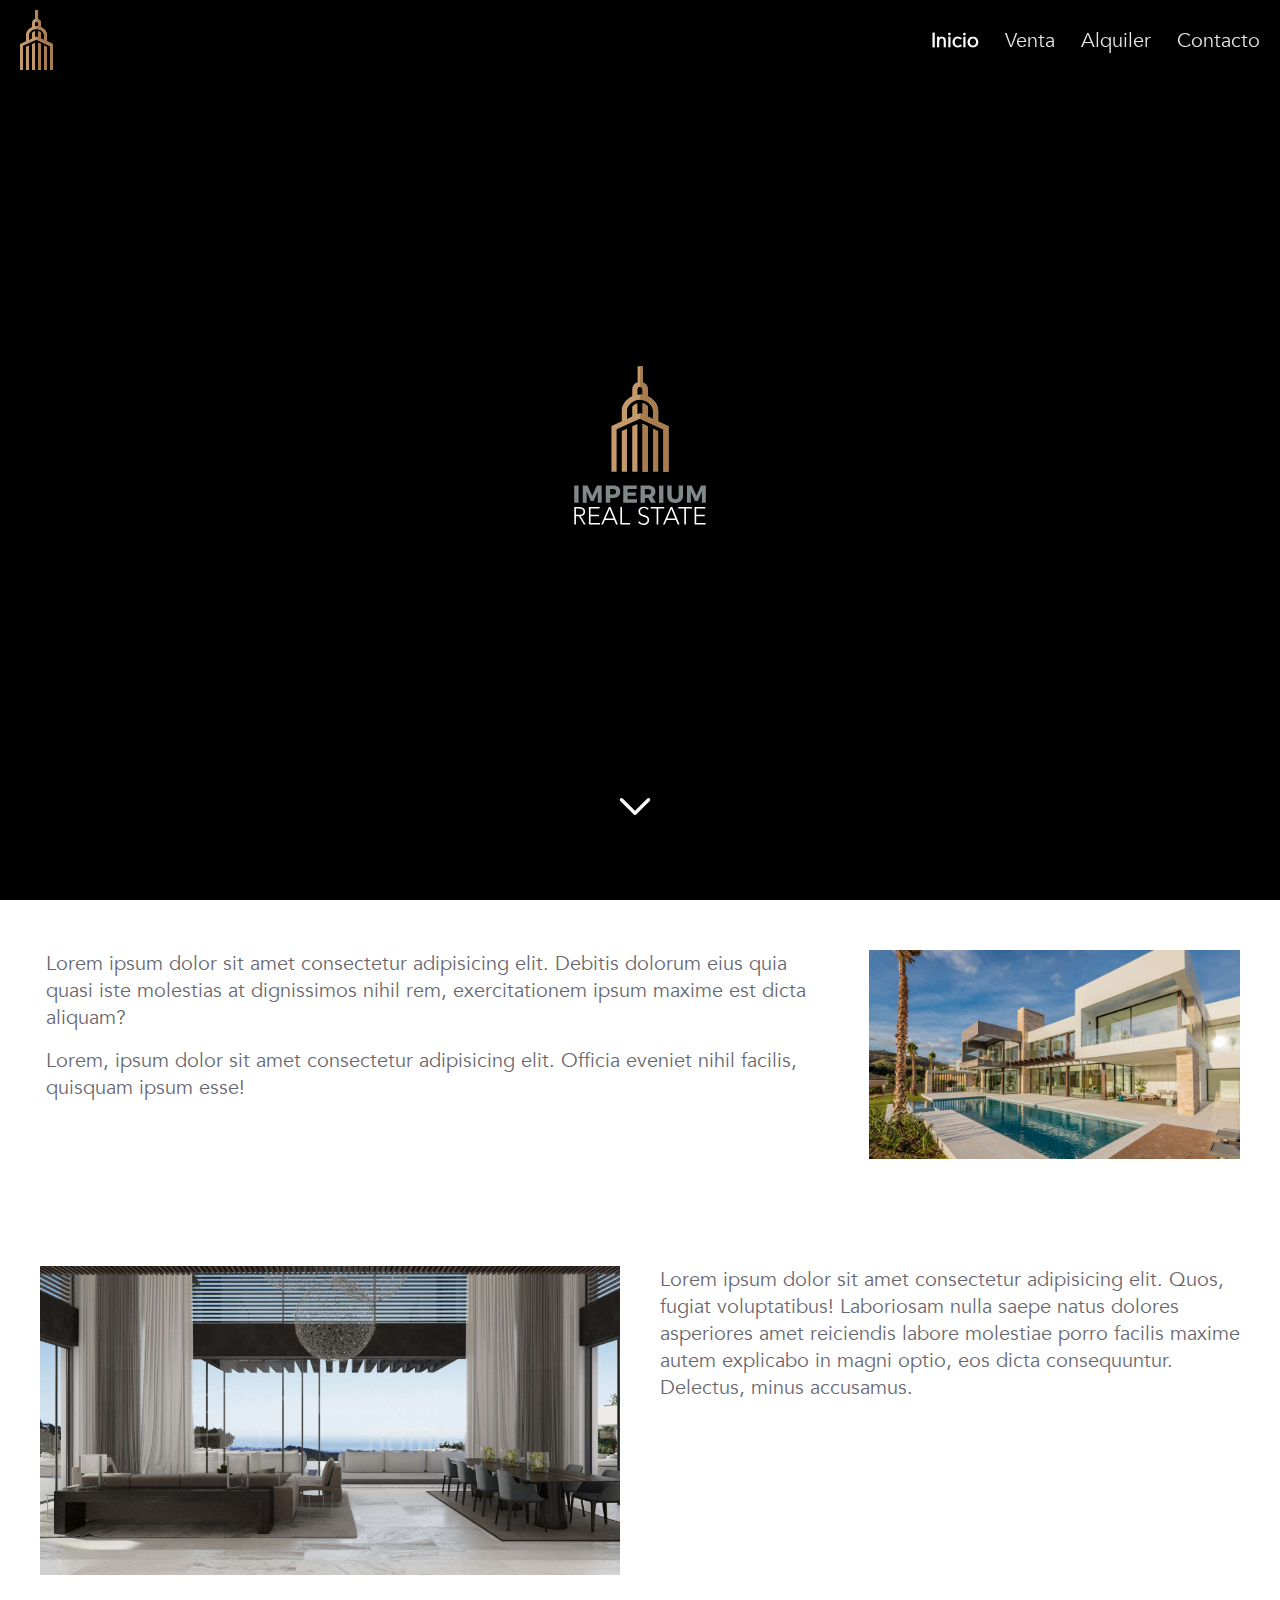
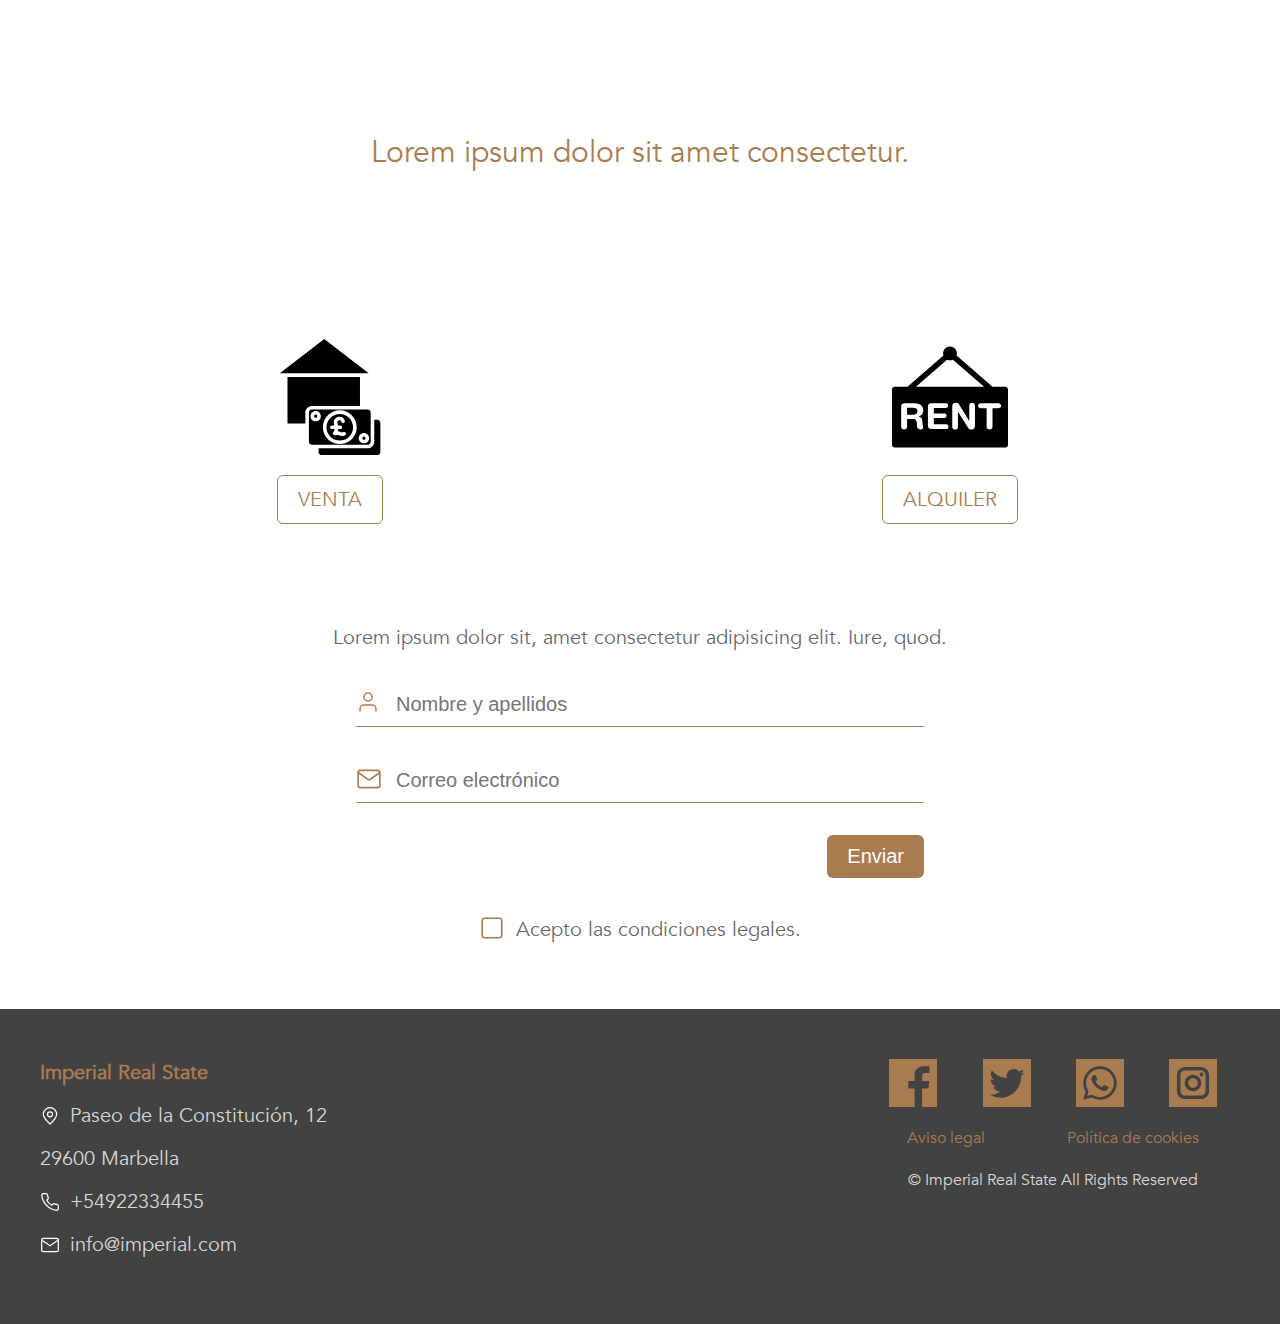
<file: index.html>
<!DOCTYPE html>
<html lang="es">
<head>
    <meta charset="UTF-8">
    <meta http-equiv="X-UA-Compatible" content="IE=edge">
    <meta name="viewport" content="width=device-width, initial-scale=1.0">
    <link rel="stylesheet" href="css/styles.css">
    <script src="js/jquery-3.4.1.min.js"></script>
    <script src="js/main.js"></script>
    <title>Inicio</title>
</head>
<body>
    <header class="transparente">
        <img src="img/logo.svg" alt="Logo Imperial Real State">
        <nav>
            <a href="#" class="activo">Inicio</a>
            <a href="ventas.html">Venta</a>
            <a href="#">Alquiler</a>
            <a href="contacto.html">Contacto</a>
        </nav>
    </header>
    <div class="hero">
        <div></div>
        <div></div>
        <div></div>
        <div class="hero-logo">
            <img src="img/logo-frame.svg" alt="Logo Imperial Real State">
        </div>
        <a href="#pr" class="hero-down">
            <img src="img/down.svg" alt="Flecha abajo">
        </a>
    </div>
    <div id="burger">
        <div class="barra superior"></div>
        <div class="barra media"></div>
        <div class="barra inferior"></div>
    </div>
    <div class="menu">
        <nav>
            <a href="#">Inicio</a>
            <hr>
            <a href="ventas.html">Venta</a>
            <hr>
            <a href="#">Alquiler</a>
            <hr>
            <a href="contacto.html">Contacto</a>
        </nav>
        <p class="copyright">&copy; ACME Inc</p>
    </div>
    <div class="fila primera">
        <span id="pr">&nbsp;</span>
        <div class="col-66">
            <p>Lorem ipsum dolor sit amet consectetur adipisicing elit. Debitis dolorum eius quia quasi iste molestias at dignissimos nihil rem, exercitationem ipsum maxime est dicta aliquam?</p>
            <p>Lorem, ipsum dolor sit amet consectetur adipisicing elit. Officia eveniet nihil facilis, quisquam ipsum esse!</p>
        </div>
        <div class="col-33">
            <img src="img/thumb4.jpg" alt="Imagen casa">
        </div>
    </div>
    <div class="fila">
        <div class="col-50">
            <img src="img/thumb5.jpg" alt="Imagen casa 2">
        </div>
        <div class="col-50">
            <p>Lorem ipsum dolor sit amet consectetur adipisicing elit. Quos, fugiat voluptatibus! Laboriosam nulla saepe natus dolores asperiores amet reiciendis labore molestiae porro facilis maxime autem explicabo in magni optio, eos dicta consequuntur. Delectus, minus accusamus.</p>
        </div>
    </div>
    <div class="fila parallax">
        <div class="col-100">
            <p>Lorem ipsum dolor sit amet consectetur.</p>
        </div>
    </div>
    <div class="fila">
        <div class="col-50 caja-nav flex-column-center">
            <img src="img/comprar.svg" alt="">
            <a href="ventas.html">VENTA</a>
        </div>
        <div class="col-50 caja-nav flex-column-center">
            <img src="img/alquilar.svg" alt="">
            <a href="#">ALQUILER</a>
        </div>
    </div>
    <div class="fila">
        <div class="col-100 flex-column-center">
            <p>Lorem ipsum dolor sit, amet consectetur adipisicing elit. Iure, quod.</p>
            <form class="contacto">
                <div class="fila">
                    <input class="usuario" type="text" placeholder="Nombre y apellidos">
                </div>   
                <div class="fila">
                    <input class="email" type="email" placeholder="Correo electrónico">
                </div>     
                <div class="fila flex-end">
                    <button type="submit">Enviar</button>
                </div>
                <div class="fila flex-center">
                    <input type="checkbox" id="condiciones">
                    <label for="condiciones">
                        Acepto las condiciones legales.
                    </label>
                </div>
            </form>
        </div>
    </div>
        <footer class="fila">
            <div class="col-33">
                <p>Imperial Real State</p>
                <p class="flex-start">
                    <img class="m-r-small" src="img/map.svg" alt="Icono de mapa">
                    Paseo de la Constitución, 12
                </p>
                <p>29600 Marbella</p>
                <p class="flex-start">
                    <img class="m-r-small" src="img/phone.svg" alt="Icono de teléfono">
                    +54922334455
                </p>
                <p class="flex-start">
                    <img class="m-r-small" src="img/mail.svg" alt="Icono de email">
                    info@imperial.com
                </p>
            </div>
            <div class="col-33">
                <iframe src="https://www.google.com/maps/embed?pb=!1m18!1m12!1m3!1d3206.916741107004!2d-4.891094352659718!3d36.5078718505365!2m3!1f0!2f0!3f0!3m2!1i1024!2i768!4f13.1!3m3!1m2!1s0xd7327f8b7eedb9b%3A0xd5e28003274a5b37!2zQXYuIEFudG9uaW8gQmVsw7NuLCA2LCAyOTYwMiBNYXJiZWxsYSwgTcOhbGFnYSwgRXNwYcOxYQ!5e0!3m2!1ses-419!2sar!4v1673995542457!5m2!1ses-419!2sar" width="100%" height="100%" style="border:0;" allowfullscreen="" loading="lazy" referrerpolicy="no-referrer-when-downgrade"></iframe>
            </div>
            <div class="col-33">
                <div class="flex-around">
                    <img class="rrss" src="img/facebook.svg" alt="Icono de Facebook">
                    <img class="rrss" src="img/twitter.svg" alt="Icono de Twitter">
                    <img class="rrss" src="img/whatsapp.svg" alt="Icono de Whatsapp">
                    <img class="rrss" src="img/instagram.svg" alt="Icono de Instagram">
                </div>
                <div class="flex-around m-t">
                    <a href="contacto.html#aviso">Aviso legal</a>
                    <a href="contacto.html#cookies">Política de cookies</a>
                </div>
                <p class="copyright m-t">&copy; Imperial Real State All Rights Reserved</p>
            </div>
        </footer>
</body>
</html>
</file>
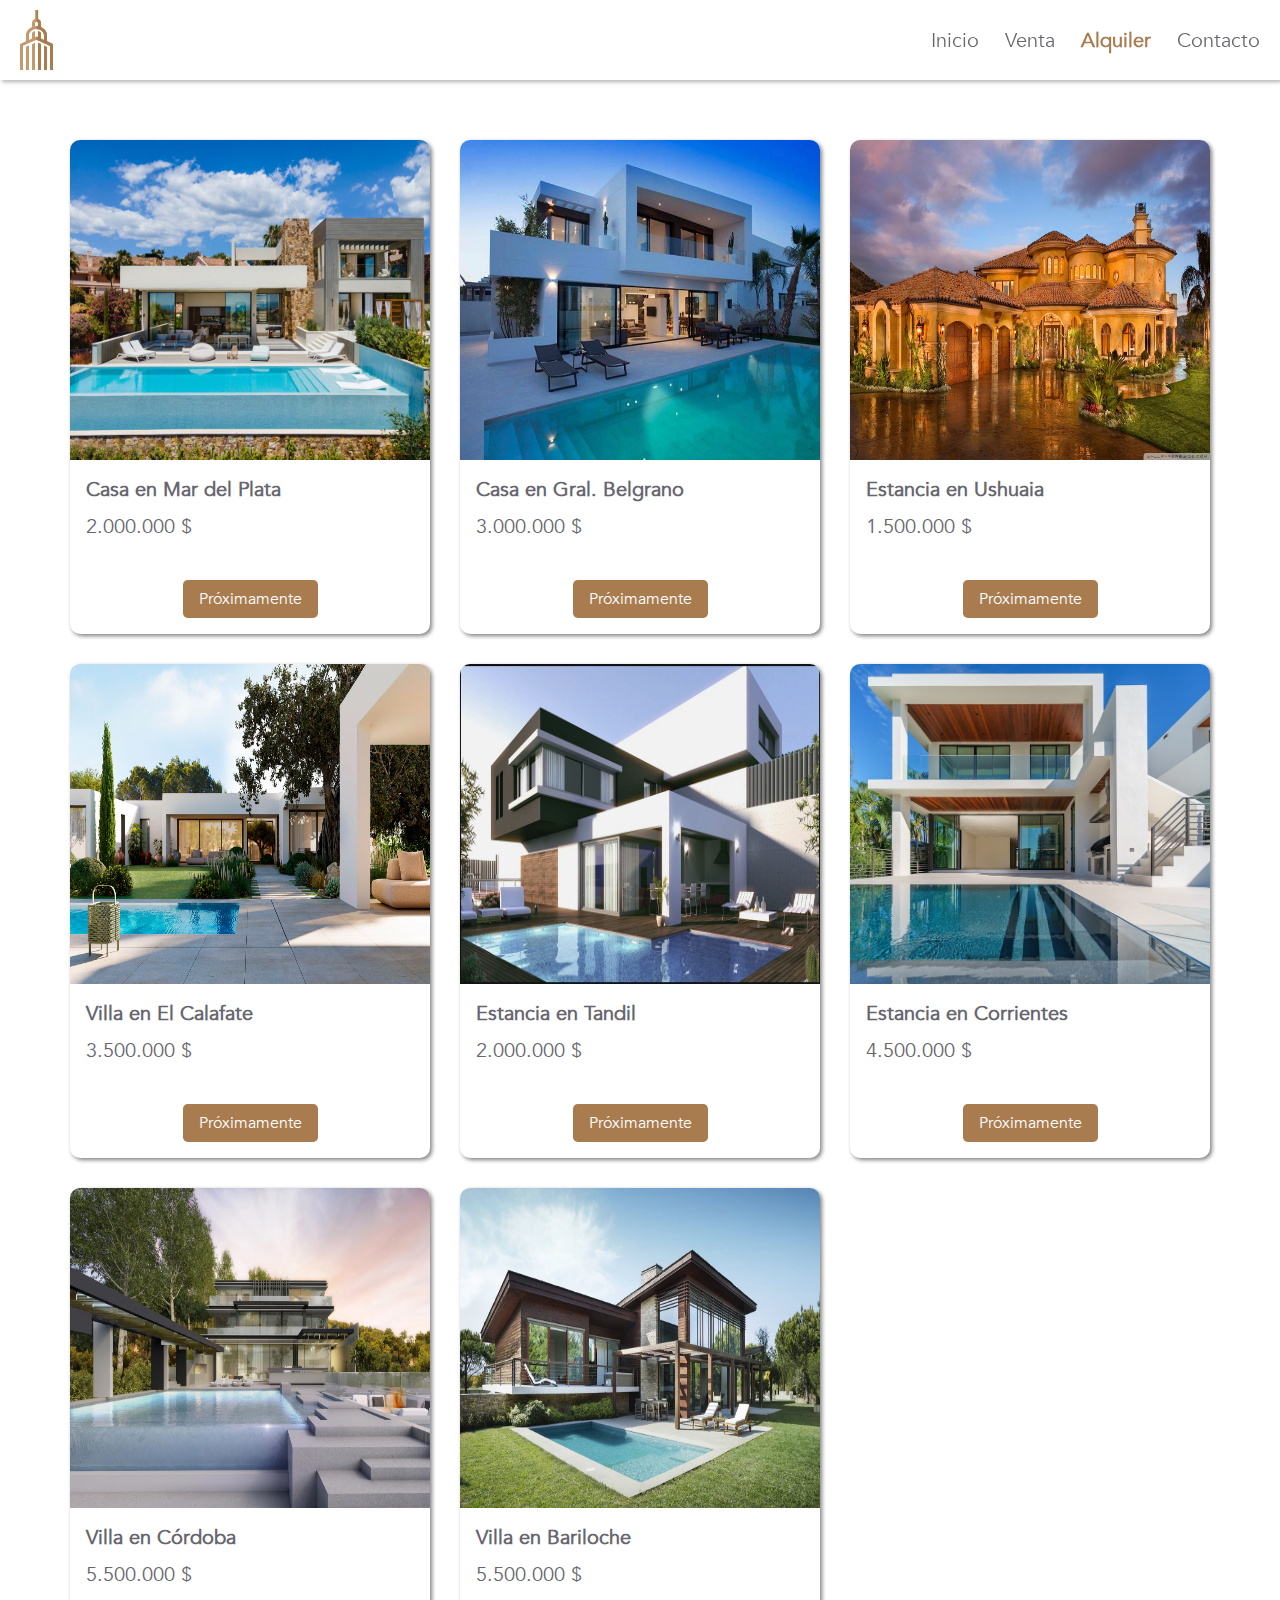
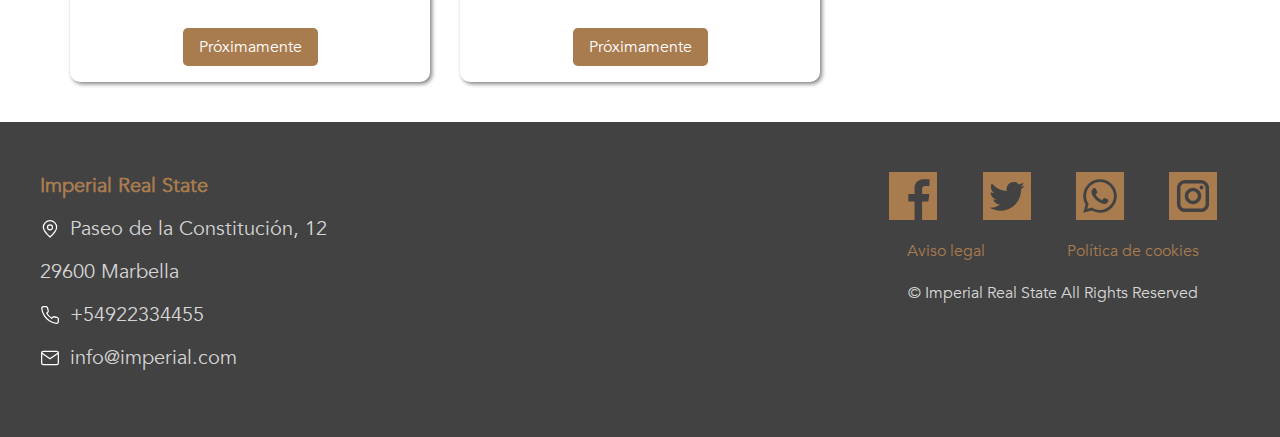
<file: alquiler.html>
<!DOCTYPE html>
<html lang="es">
<head>
    <meta charset="UTF-8">
    <meta http-equiv="X-UA-Compatible" content="IE=edge">
    <meta name="viewport" content="width=device-width, initial-scale=1.0">
    <link rel="stylesheet" href="css/styles.css">
    <script src="js/jquery-3.4.1.min.js"></script>
    <script src="js/main.js"></script>
    <title>Alquiler</title>
</head>
<body>
    <header>
        <img src="img/logo.svg" alt="Logo Imperial Real State">
        <nav>
            <a href="index.html">Inicio</a>
            <a href="ventas.html">Venta</a>
            <a href="alquiler.html" class="activo">Alquiler</a>
            <a href="contacto.html">Contacto</a>
        </nav>
        </a>
    </header>
    <div id="burger">
        <div class="barra superior"></div>
        <div class="barra media"></div>
        <div class="barra inferior"></div>
    </div>
    <div class="menu">
        <nav>
            <a href="index.html">Inicio</a>
            <hr>
            <a href="ventas.html">Venta</a>
            <hr>
            <a href="#">Alquiler</a>
            <hr>
            <a href="contacto.html">Contacto</a>
        </nav>
        <p class="copyright">&copy; ACME Inc</p>
    </div>
    <div class="fila grid">
        <div class="card">
        <img src="img/casa1.jpg" alt="Imagen de casa">
        <div class="footer-card">
            <div>
                <p>Casa en Mar del Plata</p>
                <p>2.000.000 $</p>
            </div>
            <a href="#">Próximamente</a>
            </div>
        </div>
        <div class="card">
            <img src="img/casa2.jpg" alt="Imagen de casa">
            <div class="footer-card">
                <div>
                    <p>Casa en Gral. Belgrano</p>
                    <p>3.000.000 $</p>
                </div>
                <a href="#">Próximamente</a>
            </div>
            </div>
            <div class="card">
                <img src="img/casa3.jpg" alt="Imagen de casa">
                <div class="footer-card">
                    <div>
                        <p>Estancia en Ushuaia</p>
                        <p>1.500.000 $</p>
                    </div>
                    <a href="#">Próximamente</a>
                    </div>
                </div>
        <div class="card">
            <img src="img/casa4.jpg" alt="Imagen de casa">
            <div class="footer-card">
                <div>
                    <p>Villa en El Calafate</p>
                    <p>3.500.000 $</p>
                </div>
                <a href="#">Próximamente</a>
                </div>
            </div>
        <div class="card">
            <img src="img/casa5.jpg" alt="Imagen de casa">
            <div class="footer-card">
                <div>
                    <p>Estancia en Tandil</p>
                    <p>2.000.000 $</p>
                </div>
                <a href="#">Próximamente</a>
                </div>
            </div>
        <div class="card">
            <img src="img/casa6.jpg" alt="Imagen de casa">
            <div class="footer-card">
                <div>
                    <p>Estancia en Corrientes</p>
                    <p>4.500.000 $</p>
                </div>
                <a href="#">Próximamente</a>
                </div>
            </div>
        <div class="card">
            <img src="img/casa7.jpg" alt="Imagen de casa">
            <div class="footer-card">
                <div>
                    <p>Villa en Córdoba</p>
                    <p>5.500.000 $</p>
                </div>
                <a href="#">Próximamente</a>
                </div>
            </div>
        <div class="card">
            <img src="img/casa8.jpg" alt="Imagen de casa">
            <div class="footer-card">
                <div>
                    <p>Villa en Bariloche</p>
                    <p>5.500.000 $</p>
                </div>
                <a href="#">Próximamente</a>
                </div>
            </div>
        </div>
        <footer class="fila">
            <div class="col-33">
                <p>Imperial Real State</p>
                <p class="flex-start">
                    <img class="m-r-small" src="img/map.svg" alt="Icono de mapa">
                    Paseo de la Constitución, 12
                </p>
                <p>29600 Marbella</p>
                <p class="flex-start">
                    <img class="m-r-small" src="img/phone.svg" alt="Icono de teléfono">
                    +54922334455
                </p>
                <p class="flex-start">
                    <img class="m-r-small" src="img/mail.svg" alt="Icono de email">
                    info@imperial.com
                </p>
            </div>
            <div class="col-33">
                <iframe src="https://www.google.com/maps/embed?pb=!1m18!1m12!1m3!1d3206.916741107004!2d-4.891094352659718!3d36.5078718505365!2m3!1f0!2f0!3f0!3m2!1i1024!2i768!4f13.1!3m3!1m2!1s0xd7327f8b7eedb9b%3A0xd5e28003274a5b37!2zQXYuIEFudG9uaW8gQmVsw7NuLCA2LCAyOTYwMiBNYXJiZWxsYSwgTcOhbGFnYSwgRXNwYcOxYQ!5e0!3m2!1ses-419!2sar!4v1673995542457!5m2!1ses-419!2sar" width="100%" height="100%" style="border:0;" allowfullscreen="" loading="lazy" referrerpolicy="no-referrer-when-downgrade"></iframe>
            </div>
            <div class="col-33">
                <div class="flex-around">
                    <img class="rrss" src="img/facebook.svg" alt="Icono de Facebook">
                    <img class="rrss" src="img/twitter.svg" alt="Icono de Twitter">
                    <img class="rrss" src="img/whatsapp.svg" alt="Icono de Whatsapp">
                    <img class="rrss" src="img/instagram.svg" alt="Icono de Instagram">
                </div>
                <div class="flex-around m-t">
                    <a href="contacto.html#aviso">Aviso legal</a>
                    <a href="contacto.html#cookies">Política de cookies</a>
                </div>
                <p class="copyright m-t">&copy; Imperial Real State All Rights Reserved</p>
            </div>
        </footer>
</body>
</html>
</file>
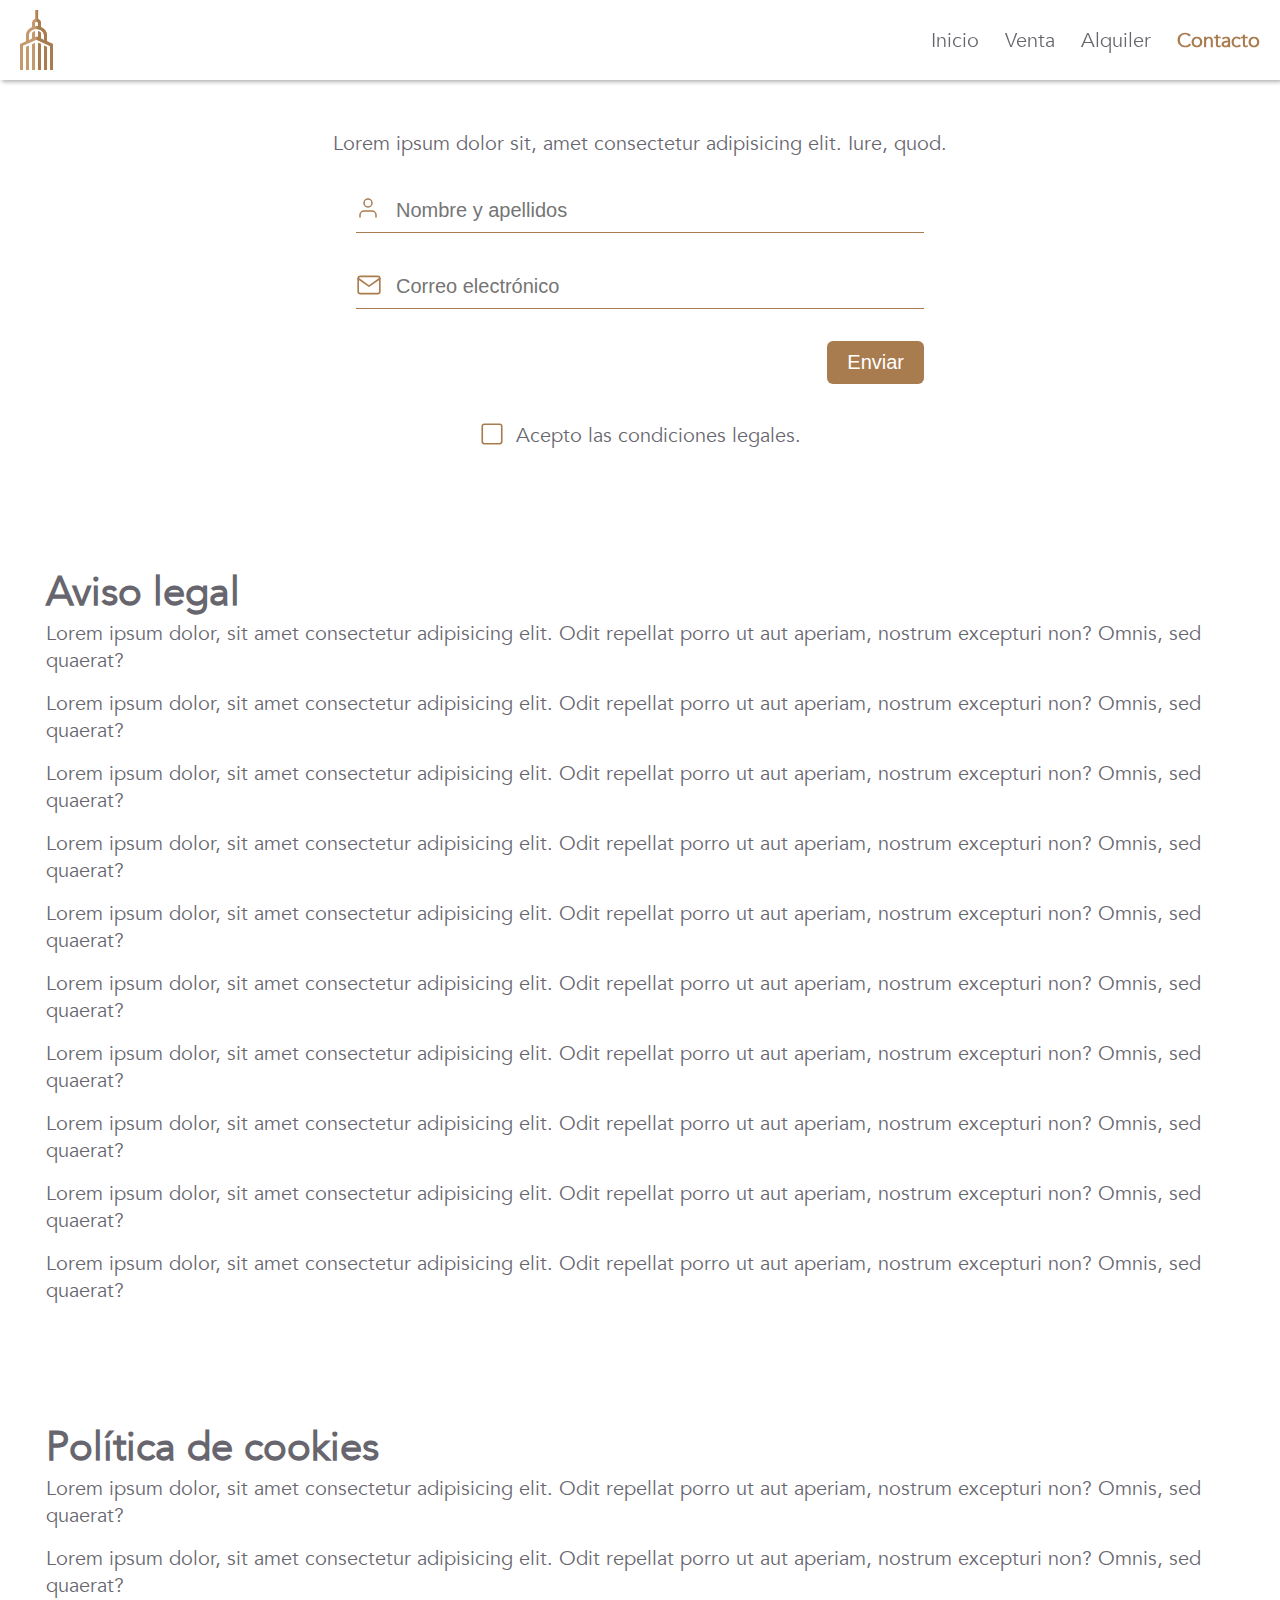
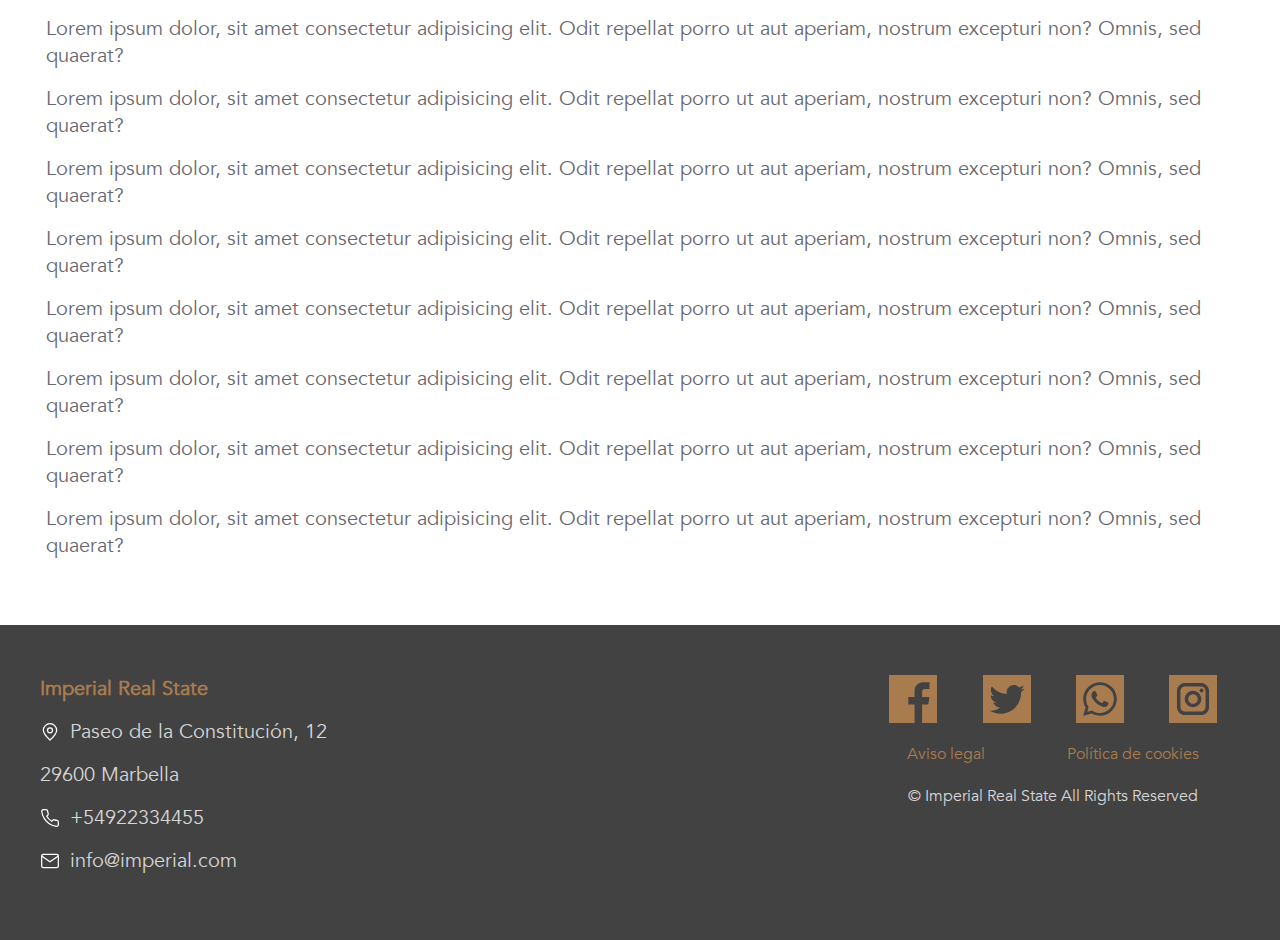
<file: contacto.html>
<!DOCTYPE html>
<html lang="es">
<head>
    <meta charset="UTF-8">
    <meta http-equiv="X-UA-Compatible" content="IE=edge">
    <meta name="viewport" content="width=device-width, initial-scale=1.0">
    <link rel="stylesheet" href="css/styles.css">
    <script src="js/jquery-3.4.1.min.js"></script>
    <script src="js/main.js"></script>
    <title>Contacto</title>
</head>
<body>
    <header>
        <img src="img/logo.svg" alt="Logo Imperial Real State">
        <nav>
            <a href="index.html">Inicio</a>
            <a href="ventas.html">Venta</a>
            <a href="alquiler.html">Alquiler</a>
            <a href="contacto.html" class="activo">Contacto</a>
        </nav>
        </a>
    </header>
    <div id="burger">
        <div class="barra superior"></div>
        <div class="barra media"></div>
        <div class="barra inferior"></div>
    </div>
    <div class="menu">
        <nav>
            <a href="index.html">Inicio</a>
            <hr>
            <a href="ventas.html">Venta</a>
            <hr>
            <a href="alquiler.html">Alquiler</a>
            <hr>
            <a href="contacto.html">Contacto</a>
        </nav>
        <p class="copyright">&copy; ACME Inc</p>
    </div>
    <div class="fila contacto">
        <div class="col-100 flex-column-center">
            <p>Lorem ipsum dolor sit, amet consectetur adipisicing elit. Iure, quod.</p>
            <form class="contacto">
                <div class="fila">
                    <input class="usuario" type="text" placeholder="Nombre y apellidos">
                </div>   
                <div class="fila">
                    <input class="email" type="email" placeholder="Correo electrónico">
                </div>     
                <div class="fila flex-end">
                    <button type="submit">Enviar</button>
                </div>
                <div class="fila flex-center">
                    <input type="checkbox" id="condiciones">
                    <label for="condiciones">
                        Acepto las condiciones legales.
                    </label>
                </div>
            </form>
        </div>
    </div>
        <div class="fila">
            <span id="legal">&nbsp;</span>
            <div class="col-100">
                <h1>Aviso legal</h1>
                <p>Lorem ipsum dolor, sit amet consectetur adipisicing elit. Odit repellat porro ut aut aperiam, nostrum excepturi non? Omnis, sed quaerat?</p>
                <p>Lorem ipsum dolor, sit amet consectetur adipisicing elit. Odit repellat porro ut aut aperiam, nostrum excepturi non? Omnis, sed quaerat?</p>
                <p>Lorem ipsum dolor, sit amet consectetur adipisicing elit. Odit repellat porro ut aut aperiam, nostrum excepturi non? Omnis, sed quaerat?</p>
                <p>Lorem ipsum dolor, sit amet consectetur adipisicing elit. Odit repellat porro ut aut aperiam, nostrum excepturi non? Omnis, sed quaerat?</p>
                <p>Lorem ipsum dolor, sit amet consectetur adipisicing elit. Odit repellat porro ut aut aperiam, nostrum excepturi non? Omnis, sed quaerat?</p>
                <p>Lorem ipsum dolor, sit amet consectetur adipisicing elit. Odit repellat porro ut aut aperiam, nostrum excepturi non? Omnis, sed quaerat?</p>
                <p>Lorem ipsum dolor, sit amet consectetur adipisicing elit. Odit repellat porro ut aut aperiam, nostrum excepturi non? Omnis, sed quaerat?</p>
                <p>Lorem ipsum dolor, sit amet consectetur adipisicing elit. Odit repellat porro ut aut aperiam, nostrum excepturi non? Omnis, sed quaerat?</p>
                <p>Lorem ipsum dolor, sit amet consectetur adipisicing elit. Odit repellat porro ut aut aperiam, nostrum excepturi non? Omnis, sed quaerat?</p>
                <p>Lorem ipsum dolor, sit amet consectetur adipisicing elit. Odit repellat porro ut aut aperiam, nostrum excepturi non? Omnis, sed quaerat?</p>
            </div>
    </div>
        <div class="fila">
            <span id="cookies">&nbsp;</span>
            <div class="col-100">
                <h1>Política de cookies</h1>
                <p>Lorem ipsum dolor, sit amet consectetur adipisicing elit. Odit repellat porro ut aut aperiam, nostrum excepturi non? Omnis, sed quaerat?</p>
                <p>Lorem ipsum dolor, sit amet consectetur adipisicing elit. Odit repellat porro ut aut aperiam, nostrum excepturi non? Omnis, sed quaerat?</p>
                <p>Lorem ipsum dolor, sit amet consectetur adipisicing elit. Odit repellat porro ut aut aperiam, nostrum excepturi non? Omnis, sed quaerat?</p>
                <p>Lorem ipsum dolor, sit amet consectetur adipisicing elit. Odit repellat porro ut aut aperiam, nostrum excepturi non? Omnis, sed quaerat?</p>
                <p>Lorem ipsum dolor, sit amet consectetur adipisicing elit. Odit repellat porro ut aut aperiam, nostrum excepturi non? Omnis, sed quaerat?</p>
                <p>Lorem ipsum dolor, sit amet consectetur adipisicing elit. Odit repellat porro ut aut aperiam, nostrum excepturi non? Omnis, sed quaerat?</p>
                <p>Lorem ipsum dolor, sit amet consectetur adipisicing elit. Odit repellat porro ut aut aperiam, nostrum excepturi non? Omnis, sed quaerat?</p>
                <p>Lorem ipsum dolor, sit amet consectetur adipisicing elit. Odit repellat porro ut aut aperiam, nostrum excepturi non? Omnis, sed quaerat?</p>
                <p>Lorem ipsum dolor, sit amet consectetur adipisicing elit. Odit repellat porro ut aut aperiam, nostrum excepturi non? Omnis, sed quaerat?</p>
                <p>Lorem ipsum dolor, sit amet consectetur adipisicing elit. Odit repellat porro ut aut aperiam, nostrum excepturi non? Omnis, sed quaerat?</p>
            </div>
        </div>
    </div>
        <footer class="fila"> 
            <div class="col-33">
                <p>Imperial Real State</p>
                <p class="flex-start">
                    <img class="m-r-small" src="img/map.svg" alt="Icono de mapa">
                    Paseo de la Constitución, 12
                </p>
                <p>29600 Marbella</p>
                <p class="flex-start">
                    <img class="m-r-small" src="img/phone.svg" alt="Icono de teléfono">
                    +54922334455
                </p>
                <p class="flex-start">
                    <img class="m-r-small" src="img/mail.svg" alt="Icono de email">
                    info@imperial.com
                </p>
            </div>
            <div class="col-33">
                <iframe src="https://www.google.com/maps/embed?pb=!1m18!1m12!1m3!1d3206.916741107004!2d-4.891094352659718!3d36.5078718505365!2m3!1f0!2f0!3f0!3m2!1i1024!2i768!4f13.1!3m3!1m2!1s0xd7327f8b7eedb9b%3A0xd5e28003274a5b37!2zQXYuIEFudG9uaW8gQmVsw7NuLCA2LCAyOTYwMiBNYXJiZWxsYSwgTcOhbGFnYSwgRXNwYcOxYQ!5e0!3m2!1ses-419!2sar!4v1673995542457!5m2!1ses-419!2sar" width="100%" height="100%" style="border:0;" allowfullscreen="" loading="lazy" referrerpolicy="no-referrer-when-downgrade"></iframe>
            </div>
            <div class="col-33">
                <div class="flex-around">
                    <img class="rrss" src="img/facebook.svg" alt="Icono de Facebook">
                    <img class="rrss" src="img/twitter.svg" alt="Icono de Twitter">
                    <img class="rrss" src="img/whatsapp.svg" alt="Icono de Whatsapp">
                    <img class="rrss" src="img/instagram.svg" alt="Icono de Instagram">
                </div>
                <div class="flex-around m-t">
                    <a href="#aviso">Aviso legal</a>
                    <a href="#cookies">Política de cookies</a>
                </div>
                <p class="copyright m-t">&copy; Imperial Real State All Rights Reserved</p>
            </div>
        </footer>
</body>
</html>
</file>
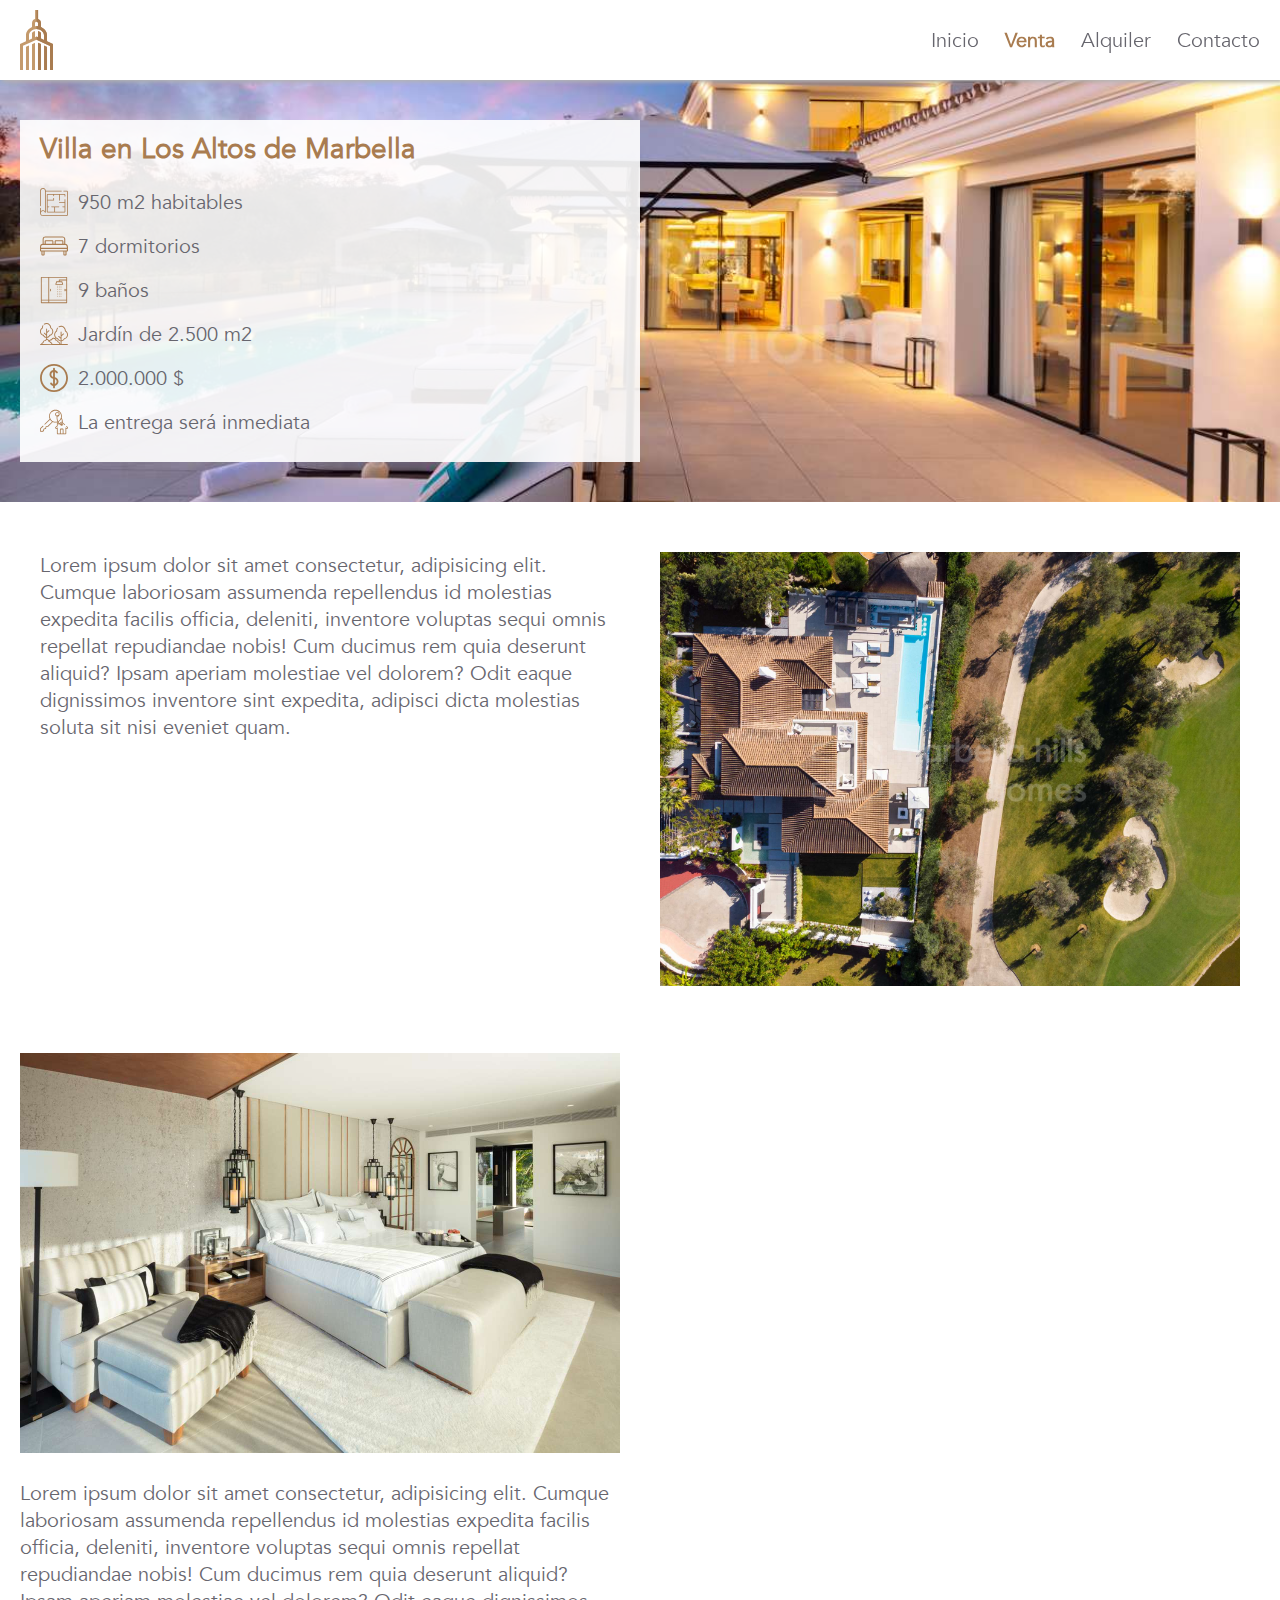
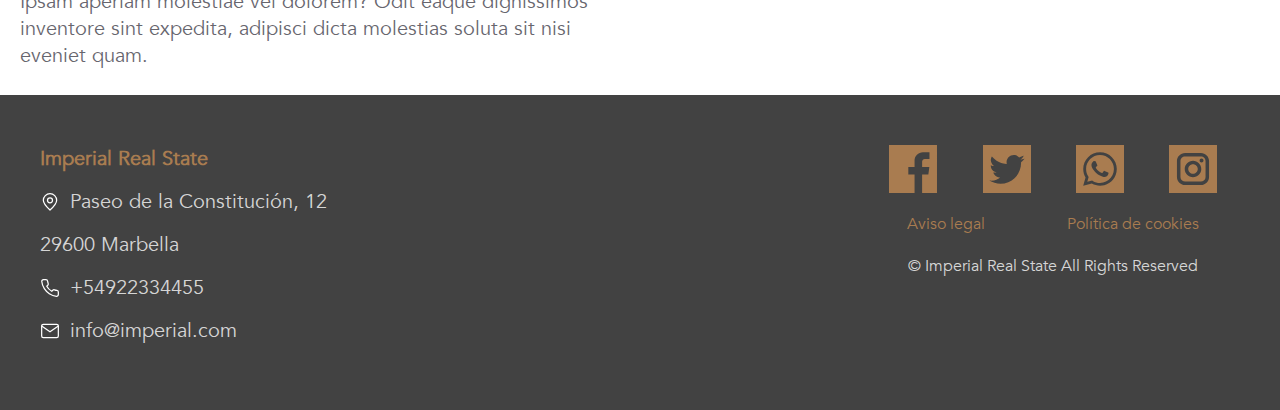
<file: propiedad1.html>
<!DOCTYPE html>
<html lang="es">
<head>
    <meta charset="UTF-8">
    <meta http-equiv="X-UA-Compatible" content="IE=edge">
    <meta name="viewport" content="width=device-width, initial-scale=1.0">
    <link rel="stylesheet" href="css/styles.css">
    <script src="js/jquery-3.4.1.min.js"></script>
    <script src="js/main.js"></script>
    <title>Propiedad</title>
</head>
<body>
    <header>
        <img src="img/logo.svg" alt="Logo Imperial Real State">
        <nav>
            <a href="index.html">Inicio</a>
            <a href="#" class="activo">Venta</a>
            <a href="#">Alquiler</a>
            <a href="contacto.html">Contacto</a>
        </nav>
        </a>
    </header>
    <div id="burger">
        <div class="barra superior"></div>
        <div class="barra media"></div>
        <div class="barra inferior"></div>
    </div>
    <div class="menu">
        <nav>
            <a href="index.html">Inicio</a>
            <hr>
            <a href="">Venta</a>
            <hr>
            <a href="#">Alquiler</a>
            <hr>
            <a href="contacto.html">Contacto</a>
        </nav>
        <p class="copyright">&copy; ACME Inc</p>
    </div>
    <div class="fila propiedad">
        <div class="col-50">
            <h1 class="m-b">Villa en Los Altos de Marbella</h1>
            <p class="flex-start">
                <img class="m-r-small" src="img/blueprint.svg" alt="Icono plano">
                950 m2 habitables
            </p>   
            <p class="flex-start">
                <img class="m-r-small" src="img/bed.svg" alt="Icono N° de dormitorios">
                7 dormitorios
            </p>   
            <p class="flex-start">
                <img class="m-r-small" src="img/bath.svg" alt="Icono N° de baños">
                9 baños
            </p>   
            <p class="flex-start">
                <img class="m-r-small" src="img/tree.svg" alt="Icono de jardín">
                Jardín de 2.500 m2
            </p>   
            <p class="flex-start">
                <img class="m-r-small" src="img/money.svg" alt="Icono de moneda">
                2.000.000 $
            </p>   
            <p class="flex-start">
                <img class="m-r-small" src="img/contract.svg" alt="Icono de contrato">
                La entrega será inmediata
            </p>   
        </div>
        <div class="col-50"></div>
    </div>
        <div class="fila">
            <div class="col-50">
                <p>Lorem ipsum dolor sit amet consectetur, adipisicing elit. Cumque laboriosam assumenda repellendus id molestias expedita facilis officia, deleniti, inventore voluptas sequi omnis repellat repudiandae nobis! Cum ducimus rem quia deserunt aliquid? Ipsam aperiam molestiae vel dolorem? Odit eaque dignissimos inventore sint expedita, adipisci dicta molestias soluta sit nisi eveniet quam.</p>
            </div>
            <div class="col-50">
                <img src="img/property2.jpg" alt="Imagen de vivienda">
            </div>
            </div>
            <div class="col-50">
                <img src="img/property3.jpg" alt="Imagen de vivienda">
            </div>
            <div class="col-50">
                <p>Lorem ipsum dolor sit amet consectetur, adipisicing elit. Cumque laboriosam assumenda repellendus id molestias expedita facilis officia, deleniti, inventore voluptas sequi omnis repellat repudiandae nobis! Cum ducimus rem quia deserunt aliquid? Ipsam aperiam molestiae vel dolorem? Odit eaque dignissimos inventore sint expedita, adipisci dicta molestias soluta sit nisi eveniet quam.</p>
            </div>
        </div>
        <footer class="fila"> 
            <div class="col-33">
                <p>Imperial Real State</p>
                <p class="flex-start">
                    <img class="m-r-small" src="img/map.svg" alt="Icono de mapa">
                    Paseo de la Constitución, 12
                </p>
                <p>29600 Marbella</p>
                <p class="flex-start">
                    <img class="m-r-small" src="img/phone.svg" alt="Icono de teléfono">
                    +54922334455
                </p>
                <p class="flex-start">
                    <img class="m-r-small" src="img/mail.svg" alt="Icono de email">
                    info@imperial.com
                </p>
            </div>
            <div class="col-33">
                <iframe src="https://www.google.com/maps/embed?pb=!1m18!1m12!1m3!1d3206.916741107004!2d-4.891094352659718!3d36.5078718505365!2m3!1f0!2f0!3f0!3m2!1i1024!2i768!4f13.1!3m3!1m2!1s0xd7327f8b7eedb9b%3A0xd5e28003274a5b37!2zQXYuIEFudG9uaW8gQmVsw7NuLCA2LCAyOTYwMiBNYXJiZWxsYSwgTcOhbGFnYSwgRXNwYcOxYQ!5e0!3m2!1ses-419!2sar!4v1673995542457!5m2!1ses-419!2sar" width="100%" height="100%" style="border:0;" allowfullscreen="" loading="lazy" referrerpolicy="no-referrer-when-downgrade"></iframe>
            </div>
            <div class="col-33">
                <div class="flex-around">
                    <img class="rrss" src="img/facebook.svg" alt="Icono de Facebook">
                    <img class="rrss" src="img/twitter.svg" alt="Icono de Twitter">
                    <img class="rrss" src="img/whatsapp.svg" alt="Icono de Whatsapp">
                    <img class="rrss" src="img/instagram.svg" alt="Icono de Instagram">
                </div>
                <div class="flex-around m-t">
                    <a href="contacto.html#aviso">Aviso legal</a>
                    <a href="contacto.html#cookies">Política de cookies</a>
                </div>
                <p class="copyright m-t">&copy; Imperial Real State All Rights Reserved</p>
            </div>
        </footer>
</body>
</html>
</file>
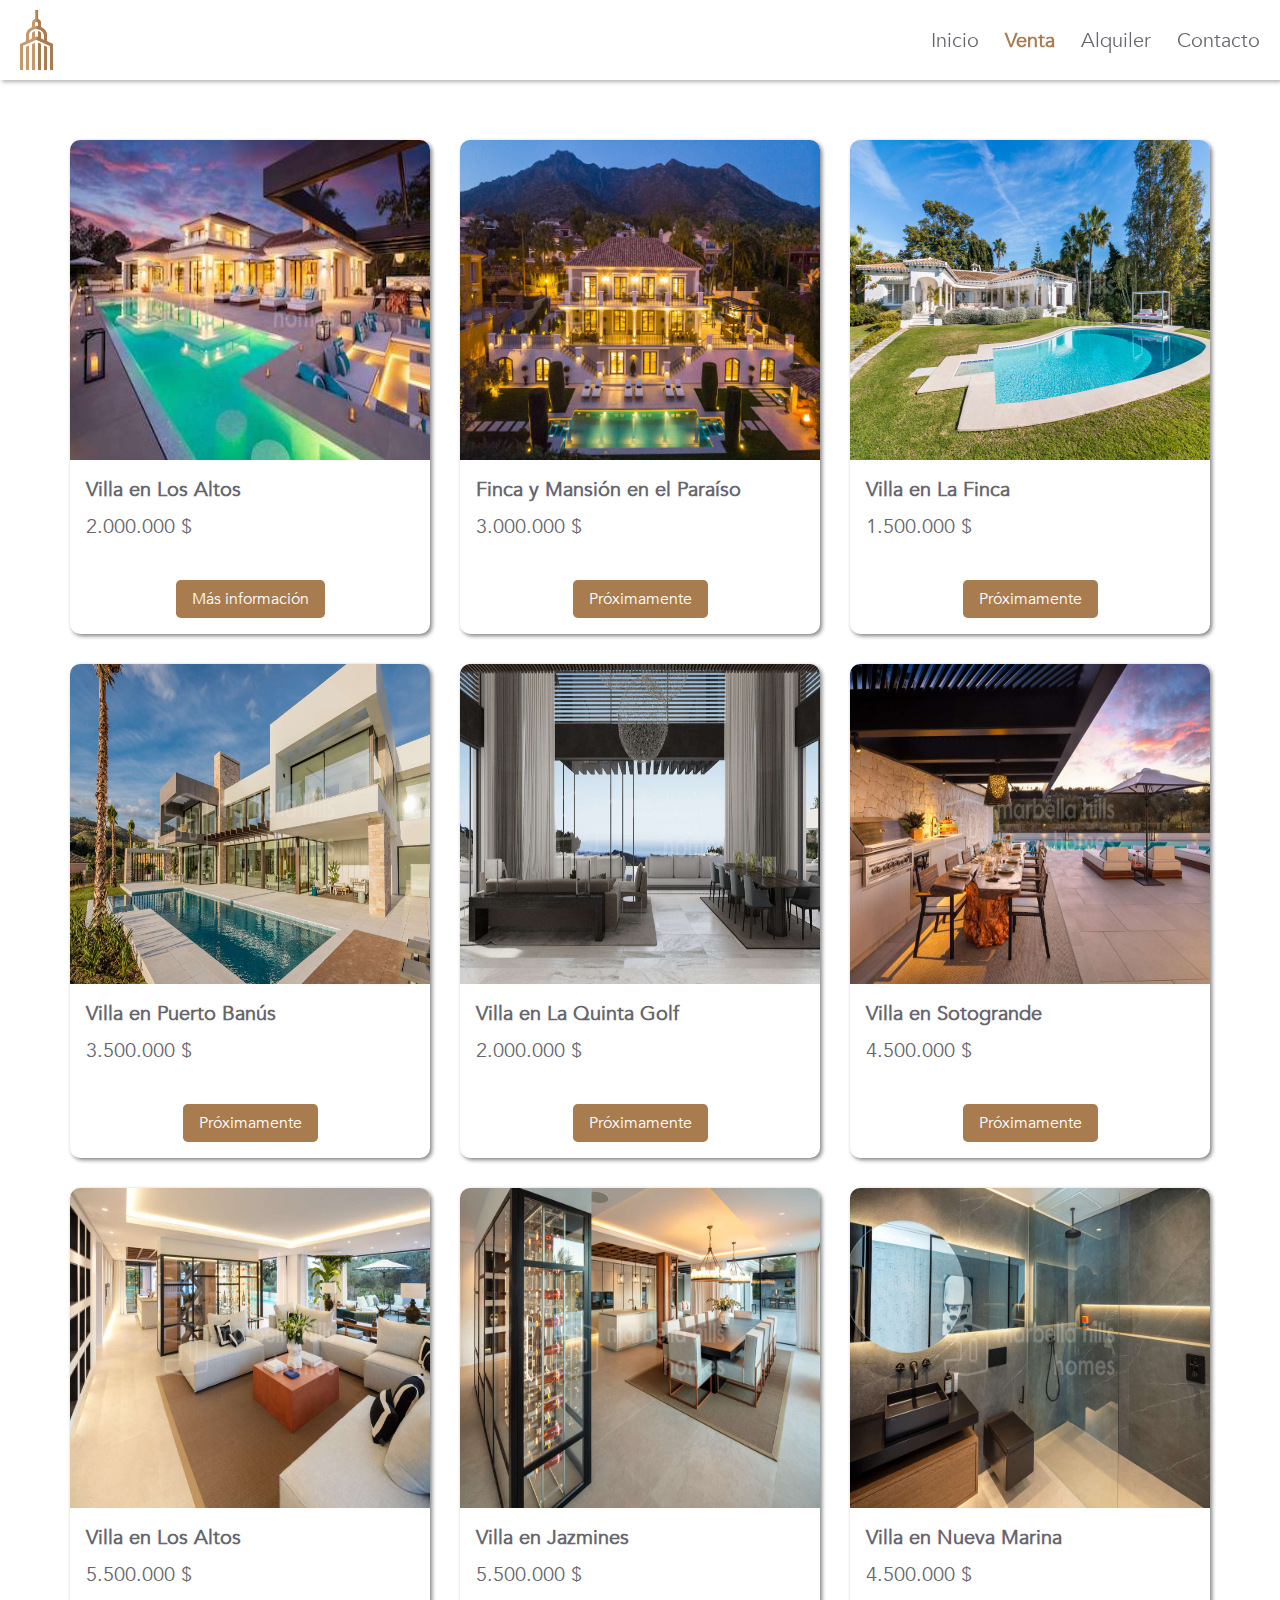
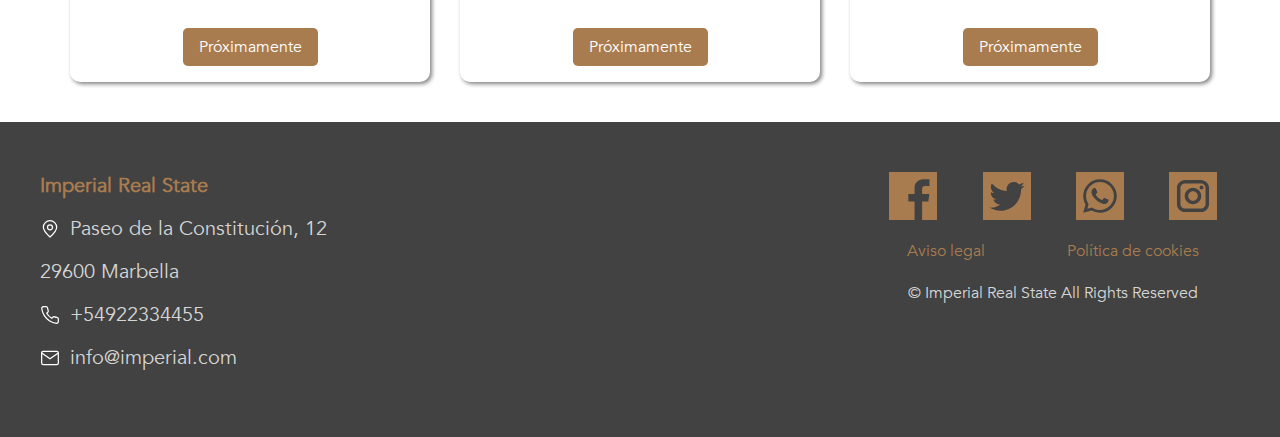
<file: ventas.html>
<!DOCTYPE html>
<html lang="es">
<head>
    <meta charset="UTF-8">
    <meta http-equiv="X-UA-Compatible" content="IE=edge">
    <meta name="viewport" content="width=device-width, initial-scale=1.0">
    <link rel="stylesheet" href="css/styles.css">
    <script src="js/jquery-3.4.1.min.js"></script>
    <script src="js/main.js"></script>
    <title>Ventas</title>
</head>
<body>
    <header>
        <img src="img/logo.svg" alt="Logo Imperial Real State">
        <nav>
            <a href="index.html">Inicio</a>
            <a href="#" class="activo">Venta</a>
            <a href="alquiler.html">Alquiler</a>
            <a href="contacto.html">Contacto</a>
        </nav>
        </a>
    </header>
    <div id="burger">
        <div class="barra superior"></div>
        <div class="barra media"></div>
        <div class="barra inferior"></div>
    </div>
    <div class="menu">
        <nav>
            <a href="index.html">Inicio</a>
            <hr>
            <a href="#">Venta</a>
            <hr>
            <a href="alquiler.html">Alquiler</a>
            <hr>
            <a href="contacto.html">Contacto</a>
        </nav>
        <p class="copyright">&copy; ACME Inc</p>
    </div>
    <div class="fila grid">
        <div class="card">
        <img src="img/thumb1.jpeg" alt="Imagen de casa">
        <div class="footer-card">
            <div>
                <p>Villa en Los Altos</p>
                <p>2.000.000 $</p>
            </div>
            <a href="propiedad1.html">Más información</a>
            </div>
        </div>
        <div class="card">
            <img src="img/thumb2.jpg" alt="Imagen de casa">
            <div class="footer-card">
                <div>
                    <p>Finca y Mansión en el Paraíso</p>
                    <p>3.000.000 $</p>
                </div>
                <a href="#">Próximamente</a>
            </div>
            </div>
            <div class="card">
                <img src="img/thumb3.jpg" alt="Imagen de casa">
                <div class="footer-card">
                    <div>
                        <p>Villa en La Finca</p>
                        <p>1.500.000 $</p>
                    </div>
                    <a href="#">Próximamente</a>
                    </div>
                </div>
        <div class="card">
            <img src="img/thumb4.jpg" alt="Imagen de casa">
            <div class="footer-card">
                <div>
                    <p>Villa en Puerto Banús</p>
                    <p>3.500.000 $</p>
                </div>
                <a href="#">Próximamente</a>
                </div>
            </div>
        <div class="card">
            <img src="img/thumb5.jpg" alt="Imagen de casa">
            <div class="footer-card">
                <div>
                    <p>Villa en La Quinta Golf</p>
                    <p>2.000.000 $</p>
                </div>
                <a href="#">Próximamente</a>
                </div>
            </div>
        <div class="card">
            <img src="img/thumb6.jpg" alt="Imagen de casa">
            <div class="footer-card">
                <div>
                    <p>Villa en Sotogrande</p>
                    <p>4.500.000 $</p>
                </div>
                <a href="#">Próximamente</a>
                </div>
            </div>
        <div class="card">
            <img src="img/thumb8.jpg" alt="Imagen de casa">
            <div class="footer-card">
                <div>
                    <p>Villa en Los Altos</p>
                    <p>5.500.000 $</p>
                </div>
                <a href="#">Próximamente</a>
                </div>
            </div>
        <div class="card">
            <img src="img/thumb9.jpg" alt="Imagen de casa">
            <div class="footer-card">
                <div>
                    <p>Villa en Jazmines</p>
                    <p>5.500.000 $</p>
                </div>
                <a href="#">Próximamente</a>
                </div>
            </div>
        <div class="card">
            <img src="img/thumb10.jpg" alt="Imagen de casa">
            <div class="footer-card">
                <div>
                    <p>Villa en Nueva Marina</p>
                    <p>4.500.000 $</p>
                </div>
                <a href="#">Próximamente</a>
                </div>
            </div>
    </div>
        <footer class="fila">
            <div class="col-33">
                <p>Imperial Real State</p>
                <p class="flex-start">
                    <img class="m-r-small" src="img/map.svg" alt="Icono de mapa">
                    Paseo de la Constitución, 12
                </p>
                <p>29600 Marbella</p>
                <p class="flex-start">
                    <img class="m-r-small" src="img/phone.svg" alt="Icono de teléfono">
                    +54922334455
                </p>
                <p class="flex-start">
                    <img class="m-r-small" src="img/mail.svg" alt="Icono de email">
                    info@imperial.com
                </p>
            </div>
            <div class="col-33">
                <iframe src="https://www.google.com/maps/embed?pb=!1m18!1m12!1m3!1d3206.916741107004!2d-4.891094352659718!3d36.5078718505365!2m3!1f0!2f0!3f0!3m2!1i1024!2i768!4f13.1!3m3!1m2!1s0xd7327f8b7eedb9b%3A0xd5e28003274a5b37!2zQXYuIEFudG9uaW8gQmVsw7NuLCA2LCAyOTYwMiBNYXJiZWxsYSwgTcOhbGFnYSwgRXNwYcOxYQ!5e0!3m2!1ses-419!2sar!4v1673995542457!5m2!1ses-419!2sar" width="100%" height="100%" style="border:0;" allowfullscreen="" loading="lazy" referrerpolicy="no-referrer-when-downgrade"></iframe>
            </div>
            <div class="col-33">
                <div class="flex-around">
                    <img class="rrss" src="img/facebook.svg" alt="Icono de Facebook">
                    <img class="rrss" src="img/twitter.svg" alt="Icono de Twitter">
                    <img class="rrss" src="img/whatsapp.svg" alt="Icono de Whatsapp">
                    <img class="rrss" src="img/instagram.svg" alt="Icono de Instagram">
                </div>
                <div class="flex-around m-t">
                    <a href="contacto.html#aviso">Aviso legal</a>
                    <a href="contacto.html#cookies">Política de cookies</a>
                </div>
                <p class="copyright m-t">&copy; Imperial Real State All Rights Reserved</p>
            </div>
        </footer>
</body>
</html>
</file>
<file: css/styles.css>
/* Fuentes */

@font-face {
    font-family: "Avenir";
    src: url(../fonts/Avenir-Book.ttf);
}

/* Reseteo */

* {
    margin: 0;
    padding: 0;
    box-sizing: border-box;
}

a {
    text-decoration: none;
    cursor: pointer;
    color: inherit;
}

/* Generales */

html {
    font-size: 20px;
}

@media (max-width: 440px) {
    html {
        font-size: 18px;
    }
}

body {
    font-family: "Avenir", sans-serif;
    color: #67666e;
}

img {
    max-width: 100%;
}

p {
    margin-bottom: 0.8rem;
}

/* Hero */

.hero {
    width: 100%;
    height: 100vh;
    background-color: black;
    position: absolute;
    top: 0;
    left: 0;
    overflow: hidden;
}

@keyframes heroAnimation {
    0% {
        opacity: 0;
        animation-timing-function: ease-in;
    }

    12% { opacity: 1; }
    
    25% { transform:scale(1.2); }

    75% {
        opacity: 0;
        transform: scale(1.1);
    }

    100% {
        opacity: 0;
    }
}

.hero div {
    width: 100%;
    height: 100vh;
    position: absolute;
    top: 0;
    left: 0;
    background-size: cover;
    background-position: center;
    background-repeat: none;
    opacity: 0;
    animation: heroAnimation 18s infinite;
}

.hero div:nth-child(1) {
    background-image: url('../img/front1.jpg');
}

.hero div:nth-child(2) {
    background-image: url('../img/front2.jpg');
    animation-delay: 6s;
}

.hero div:nth-child(3) {
    background-image: url('../img/front3.jpg');
    animation-delay: 12s;
}

.hero .hero-logo {
    position: absolute;
    top: 50%;
    left: 50%;
    transform: translate(-50%, -50%);
    animation: none;
    opacity: 1;
    width: 30%;
    height: auto;
}

.hero .hero-down {
    position: absolute;
    top: 90%;
    left: 50%;
    transform: translate(-50%, -50%);
    animation: none;
    opacity: 1;
    width: 5%;
    height: auto;
}

@media (max-width: 720px) {
    .hero .hero-logo {
        width: 60%;
    }
    .hero .hero-down {
        width: 60%;
    }
}

@media (max-width: 440px) {
    .hero .hero-logo {
        width: 80%;
    }
    .hero .hero-down {
        width: 20%;
    }
}

/* Header */

header {
    background-color: white;
    box-shadow: 1.5px 1.5px 4px #b3b3b3;
    height: 80px;
    width: 100%;
    position: fixed;
    top: 0;
    left: 0;
    z-index: 1;
    display: flex;
    justify-content: space-between;
    align-items: center;
    padding: 0 1em;
    transition: 600ms all ease-in-out;
}

header.transparente {
    background-color: transparent;
    box-shadow: none;
}

header img {
    height: 60px;
    width: auto;
}

header nav a {
    color: #67666e;
    font-weight: normal;
    margin-left: 1em;
    transition: 80ms ease-in-out all;
}

header.transparente nav a {
    color: rgba(255, 255, 255, 0.9);
}

header nav a.activo,
header nav a:hover {
    color: #a97c50;
    font-weight: bold;
}

header.transparente nav a.activo,
header.transparente nav a:hover {
    color: white
}


/* Botón burger */

#burger {
    position: fixed;
    top: 1rem;
    left: 1rem;
    cursor: pointer;
    z-index: 10;
    display: none;
}

#burger .barra {
    width: 30px;
    height: 2px;
    margin: 6px;
    background-color: #a97c50;
    transition: 400ms all ease-in-out;
}

#burger.abierto .barra {
    background-color: white;
}

#burger.abierto .barra.superior {
    transform: translateY(8px) rotateZ(45deg);
}

#burger.abierto .barra.media {
    width: 0;
}

#burger.abierto .barra.inferior {
    transform: translateY(-8px) rotateZ(-45deg);
}

@media (max-width: 620px) {
    #burger {
        display: block;
    }

    header {
        justify-content: flex-end;
    }

    header nav {
        display: none;
    }

}

/* Menú lateral */

.menu {
    width: 360px;
    height: 100vh;
    background-color: #424242;
    position: fixed;
    top: 0;
    left: -360px;
    padding-top: 40px;
    transition: all 700ms ease-in-out;
}

.menu.abierto {
    left: 0;
}

.menu nav {
    padding: 1rem;
    display: flex;
    flex-direction: column;
}

.menu nav a {
    padding: 0.6rem 0;
    color: rgba(255, 255, 255, 0.75);
    font-size: 1,1rem;
    transition: 300ms all ease-in-out;
}

.menu nav a:hover {
    color: white;
}

.menu .copyright {
    color: rgba(255, 255, 255, 0.75);
    font-size: 0.9rem;
    position: absolute;
    bottom: 0;
    left: 0;
    padding: 0.5rem;
    text-align: center;
    width: 100%;
}

/* Layout */

.primera {
    margin-top: 100vh;
}

#pr,
#legal,
#cookies {
    display: block;
    margin-top: -90px;
    padding-bottom: 90px;
}

.fila {
    display: flex;
    padding: 2rem 1rem;
}

.fila.contacto {
    margin-top: 80px;
}

.col-100 {
    width: 100%;
    padding: 0.5rem 1rem;
}

.col-75 {
    width: 75%;
    padding: 0.5rem 1rem;
}


.col-66 {
    width: 66.66666%;
    padding: 0.5rem 1rem;
}

.col-50 {
    width: 50%;
    padding: 0.5rem 1rem;
}

.col-33 {
    width: 33.33333%;
    padding: 0.5rem 1rem;
}

.col-25 {
    width: 25%;
    padding: 0.5rem 1rem;
}

@media (max-width: 720px) {
    .fila {
        flex-direction: column;
        padding: 1rem 0.5rem;
    }

    .col-75
    .col-66
    .col-50
    .col-33
    .col-25 {
        width: 100%;
    }
}

.flex-start {
    display: flex;
    justify-content: flex-start;
    align-items: center;
}

.flex-center {
    display: flex;
    justify-content: center;
    align-items: center;
}

.flex-end {
    display: flex;
    justify-content: flex-end;
    align-items: center;
}

.flex-between {
    display: flex;
    justify-content: space-between;
    align-items: center;
}

.flex-around {
    display: flex;
    justify-content: space-around;
    align-items: center;
}

.flex-column-center {
    display: flex;
    flex-direction: column;
    justify-content: center;
    align-items: center;
}

/* Espaciados y márgenes */

.m-t {
    margin-top: 1rem;
}

.m-b {
    margin-bottom: 1rem;
}

.m-l {
    margin-left: 1rem;
}

.m-r {
    margin-right: 1rem;
}

.m-t-small {
    margin-top: 0.5rem;
}

.m-b-small {
    margin-bottom: 0.5rem;
}

.m-l-small {
    margin-left: 0.5rem;
}

.m-r-small {
    margin-right: 0.5rem;
}

/* Parallax */ 

.fila.parallax {
    background-image: url(../img/property5.jpg);
    background-size: cover;
    background-position: center;
    background-repeat: no-repeat;
    background-attachment: fixed;
    padding: 3rem 2rem;
}

.fila.parallax div {
    background-color: rgba(255, 255, 255, 0.75);
    padding: 2rem;
}

.fila.parallax div p {
    font-size: 1.5rem;
    color: #a97c50;
    text-align: center;
}

/* Caja navegación */

.caja-nav img {
    width: 20%;
    margin-bottom: 1em;
}

.caja-nav a {
    border: 1px solid #a97c50;
    background-color: white;
    color: #a97c50;
    font-size: 1rem;
    font-weight: normal;
    padding: 0.5em 1em;
    border-radius: 0.3em;
    cursor: pointer;
    transition: all ease-in-out 400ms;
}

.caja-nav a:hover {
    background-color: #a97c50;
    color: white
}

/* Formulario contacto */

form.contacto {
    width: 50%;
}

@media (max-width: 720px) {
    form.contacto {
        width: 75%;
    }
}

@media (max-width: 440px) {
    form.contacto {
        width: 100%;
    }
}

form.contacto .fila {
    padding: 0.8rem;
}

input {
    border: none;
    border-bottom: 1.5px solid #a97c50;
    font-size: 1rem;
    padding: 0.5em 1em;
    width: 100%;
}

input:focus {
    outline: none;
    border-bottom: 1.5px solid #613c17;
}

input.usuario {
    background-image: url(../img/user.svg);
    background-repeat: no-repeat;
    background-position: 0 7px;
    padding-left: 2em;
}

input.email {
    background-image: url(../img/mail-bronce.svg);
    background-repeat: no-repeat;
    background-position: 0 7px;
    padding-left: 2em;
}

button {
    border: none;
    background-color: #a97c50;
    color: white;
    font-size: 1rem;
    font-weight: normal;
    padding: 0.5em 1em;
    border-radius: 0.3em;
    cursor: pointer;
    transition: all ease-in-out 400ms;
}

button:hover {
    background-color: #503316;
}

input[type="checkbox"] {
    display: none;
}

input[type="checkbox"] + label::before {
    content: url(../img/square.svg);
    position: relative;
    top: 5px;
    padding-right: 5px;
}

input[type="checkbox"]:checked + label::before {
    content: url(../img/check-square.svg);
}

/* Footer */

footer {
    background-color: #424242;
}

footer p {
    color: rgba(255, 255, 255, 0.8);
}

footer p:first-child {
    color: #a97c50;
    font-weight: bold;
}

footer img.rrss {
    height: 48px;
}

footer a {
    font-size: 0.8rem;
    color: #a97c50;
    transition: 400ms ease-in-out all;
}

footer a:hover {
    color: #825223;
}

footer .copyright {
    color: rgba(255, 255, 255, 0.8);
    font-size: 0.8rem;
    text-align: center;
}

/* Card */

.fila.grid {
    margin-top: 100px;
    display: grid;
    grid-template-columns: repeat(auto-fit, 360px);
    grid-gap: 1.5rem;
    justify-content: center;
}

.card {
    width: 360px;
    border-radius: 0.5rem;
    box-shadow: 2px 2px 4px grey;
    display: flex;
    flex-direction: column;
    align-items: center;
    overflow: hidden;
}

.card img {
    height: 320px;
}

.card .footer-card {
    padding: 0.8rem;
    width: 100%;
    height: 174px;
    display: flex;
    flex-direction: column;
    justify-content: space-between;
    align-items: flex-start;
}

.card .footer-card p {
    margin-bottom: 0.5rem;
}

.card .footer-card p:first-child {
    font-weight: bold;
}

.card .footer-card a {
    background-color: #a97c50;
    color: white;
    font-size: 0.8rem;
    border-radius: 0.3em;
    padding: 0.5em 1em;
    align-self: center;
    transition: 400ms ease-in-out all;
}

.card .footer-card a:hover {
    background-color: #764e26;
}

/* Ficha propiedad */

.propiedad {
    margin-top: 80px;
    background-image: url(../img/property5.jpg);
    background-size: cover;
    background-position: center;
    background-repeat: no-repeat;
}

.propiedad div:first-child {
    background-color: rgba(255, 255, 255, 0.90);
}

.propiedad div:first-child h1 {
    font-size: 1.4rem;
    color: #a97c50;
}

.propiedad div:first-child p img {
    width: 28px;
    height: 28px;
}
</file>
